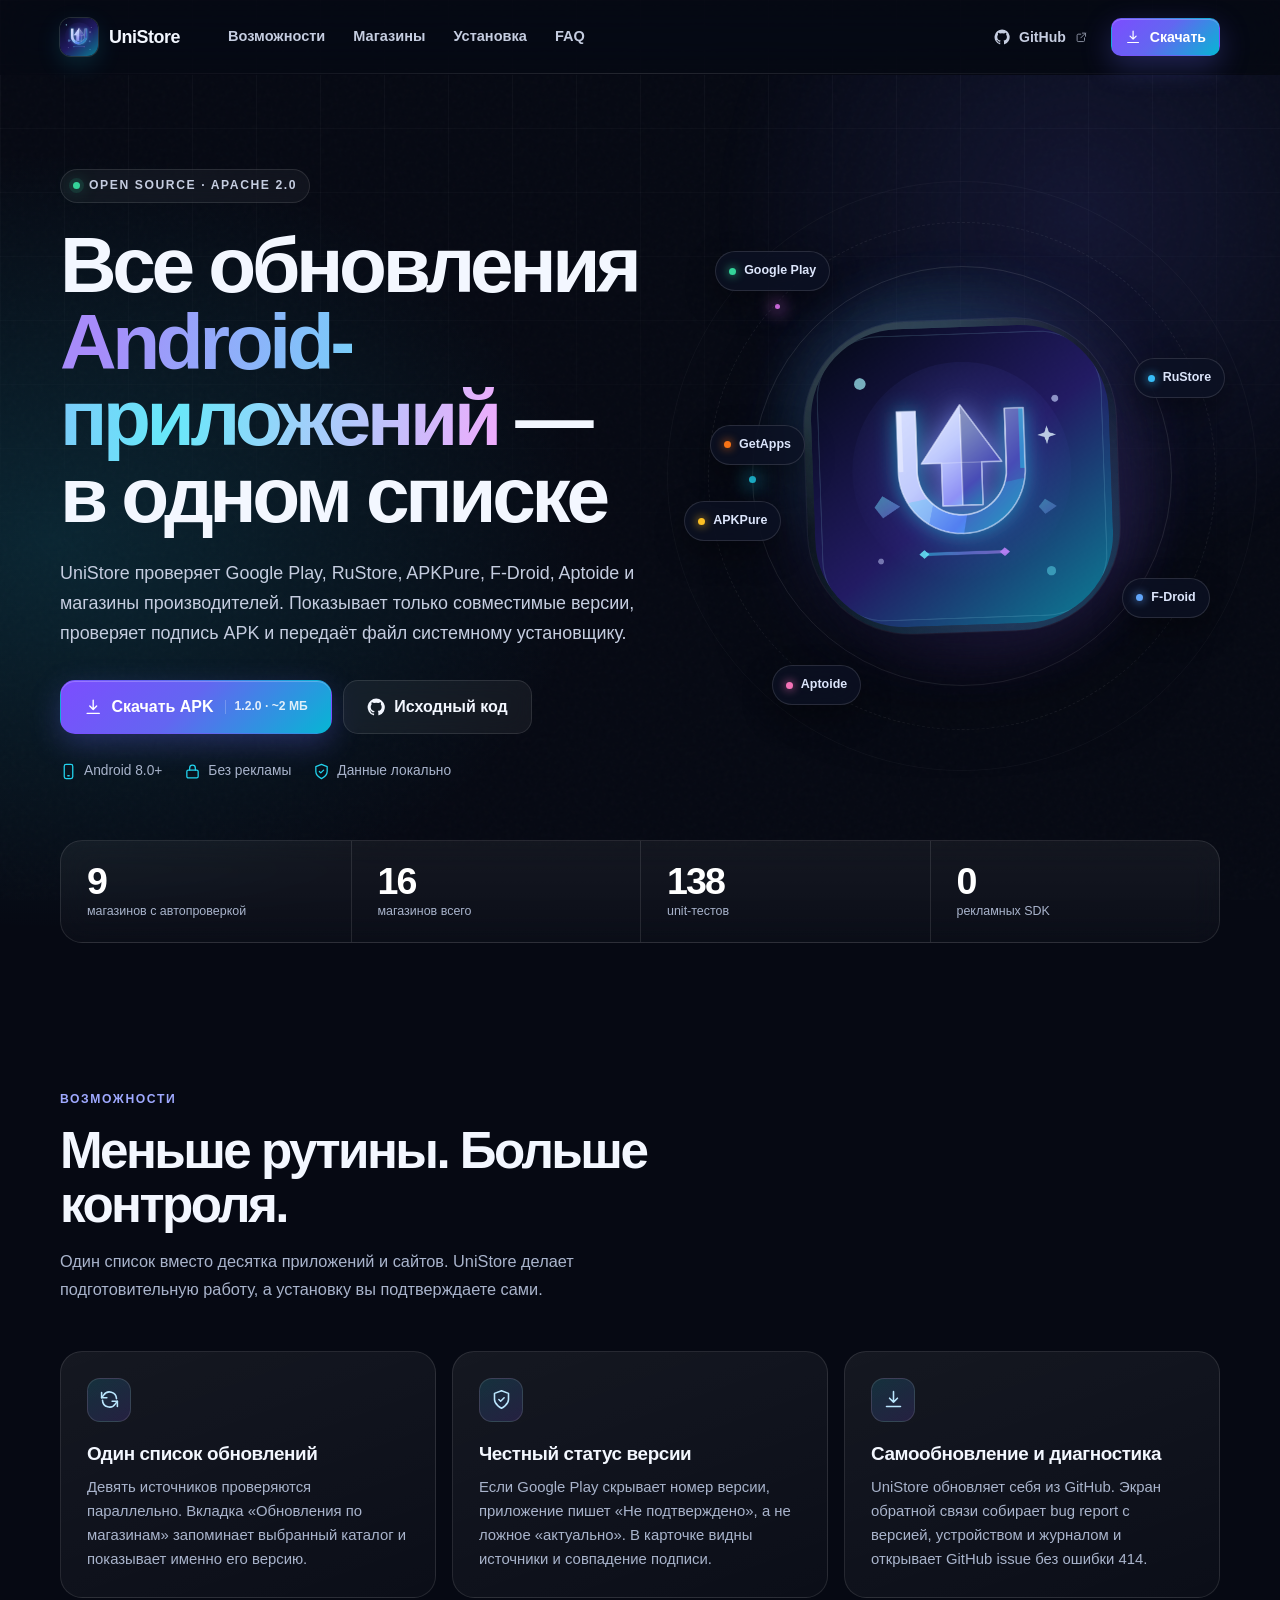
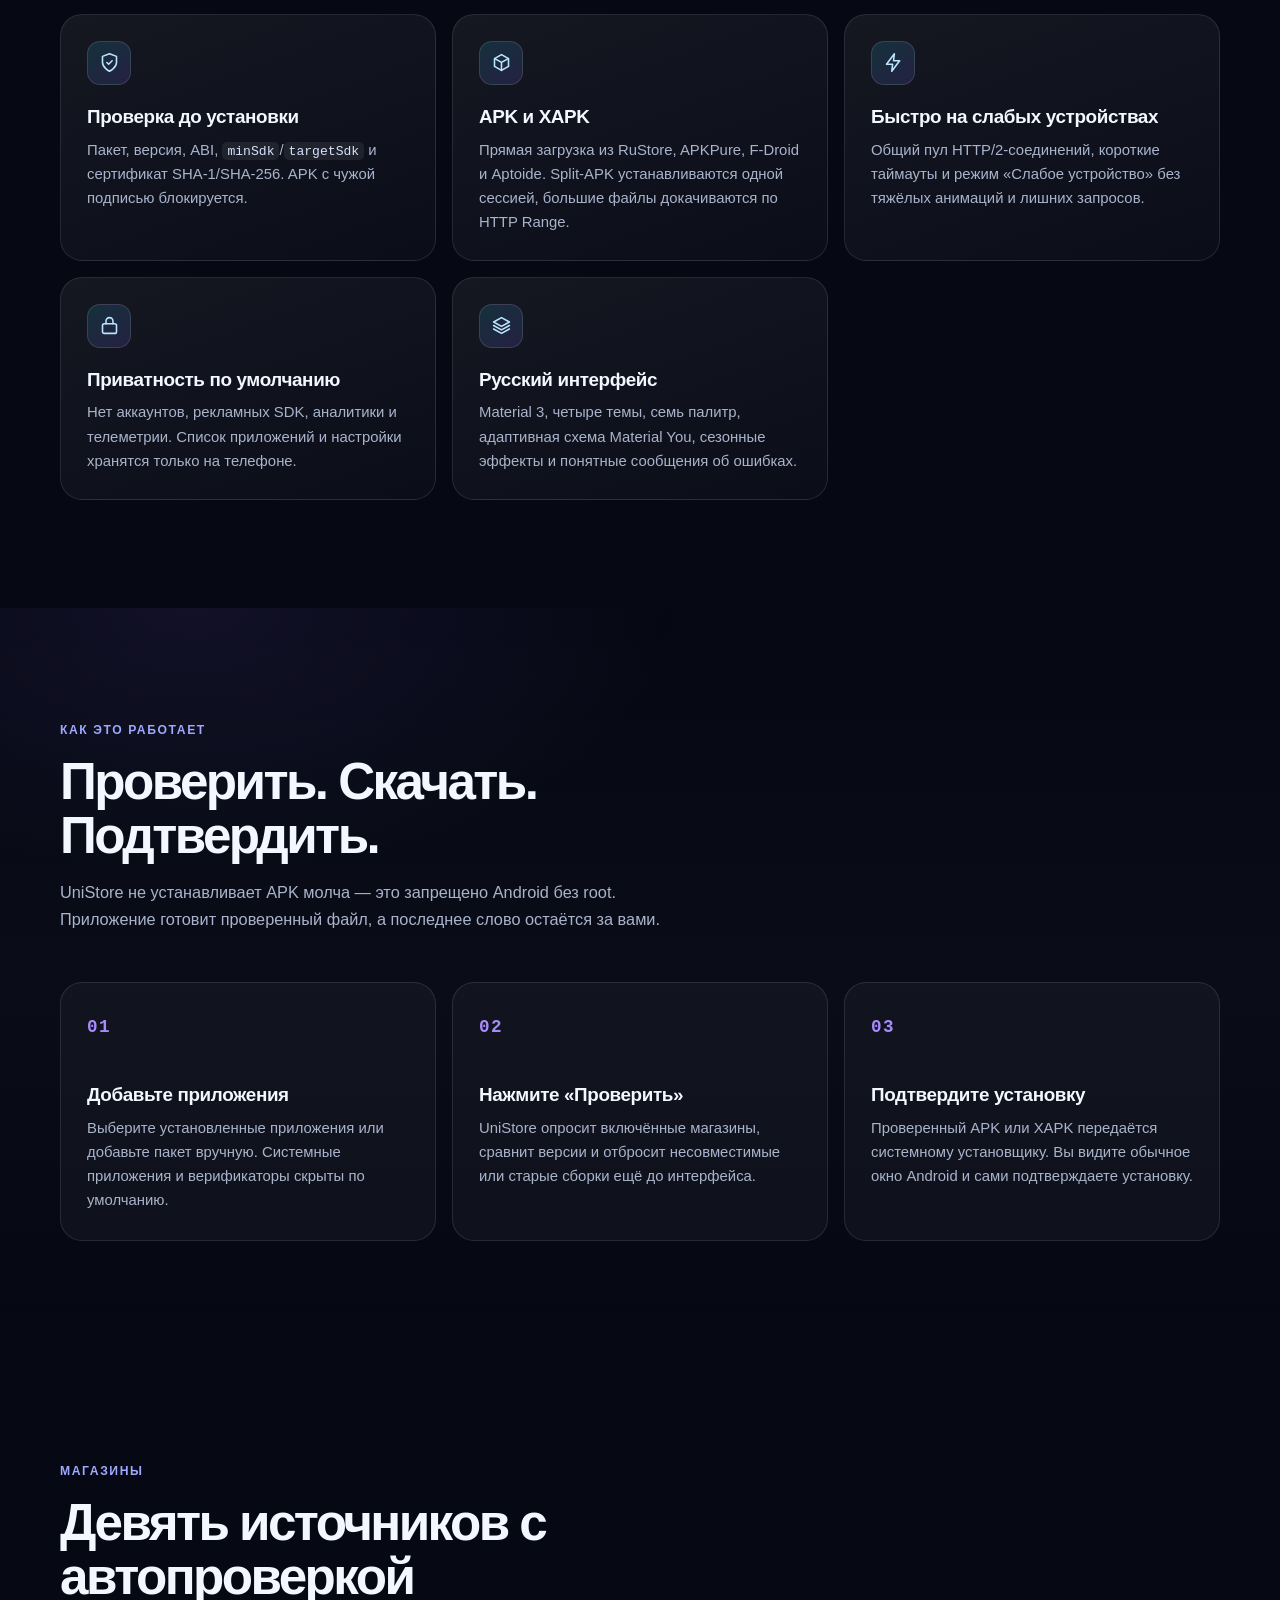
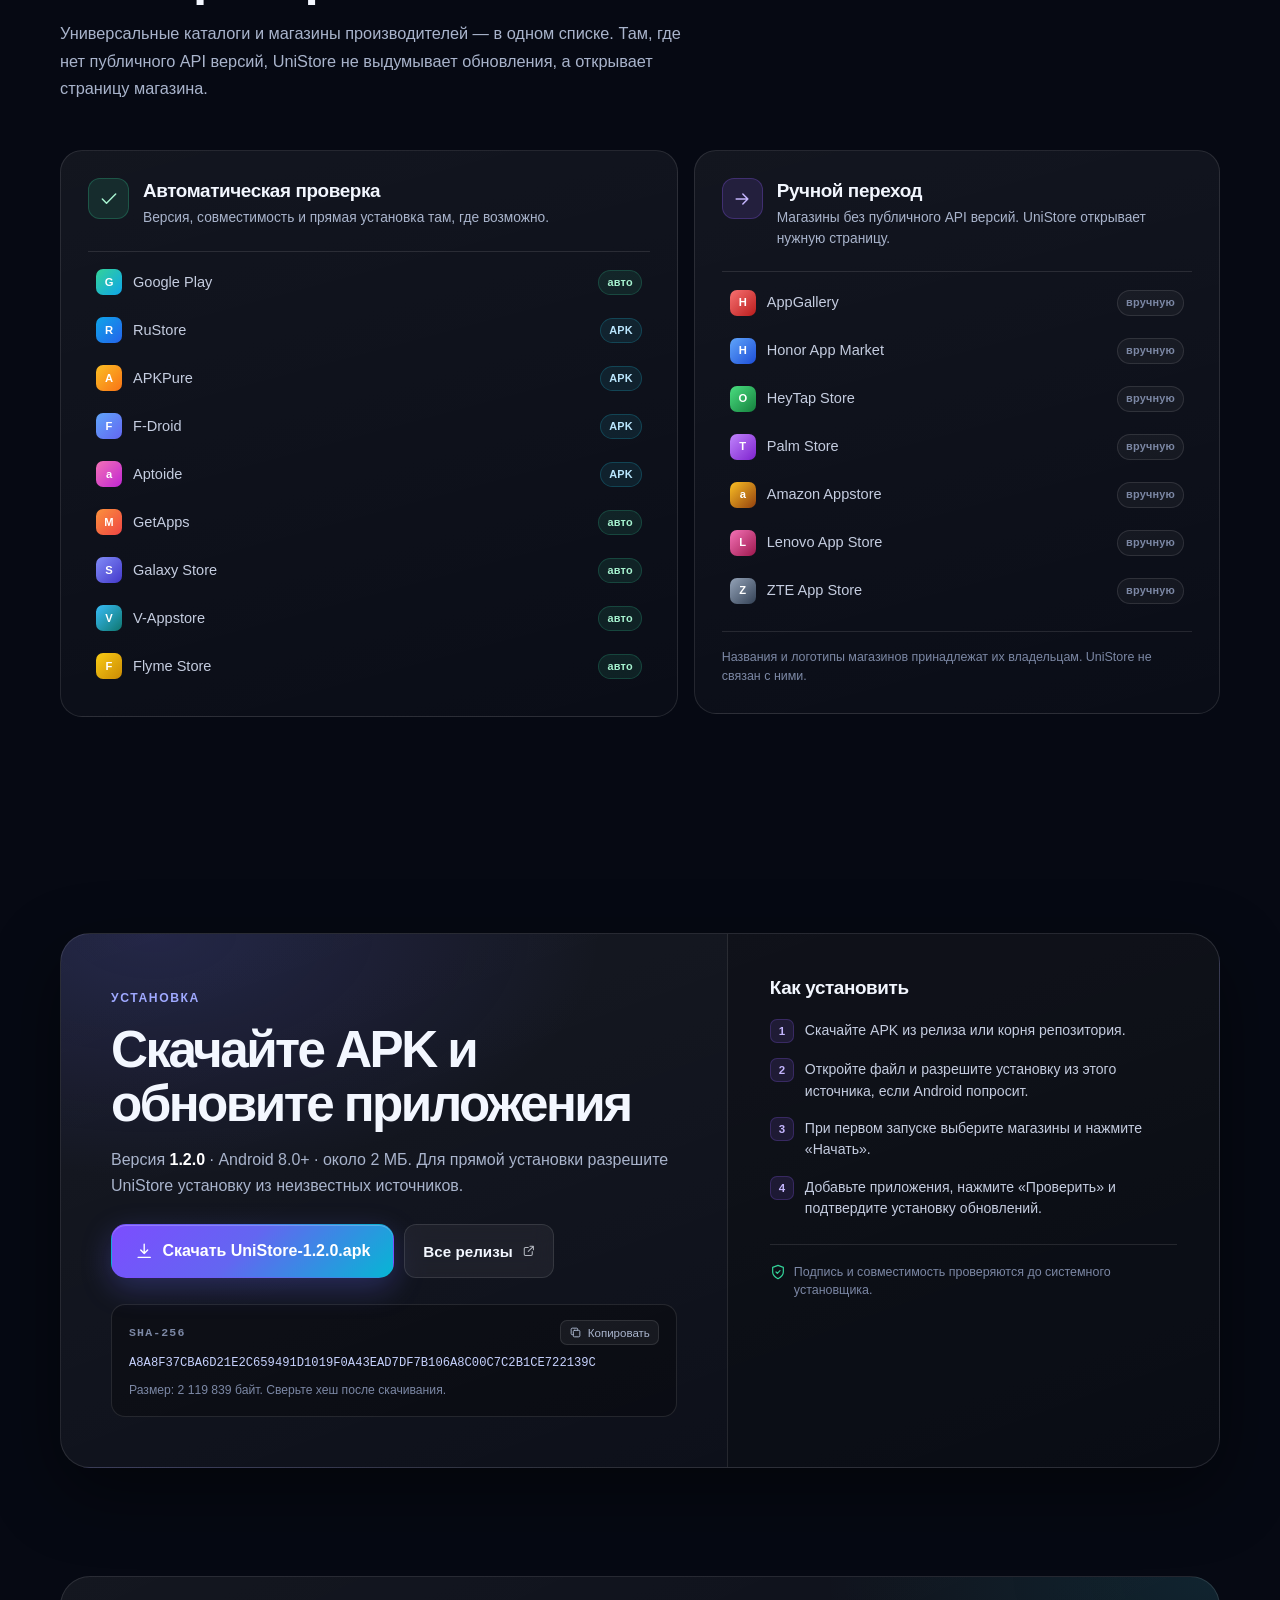
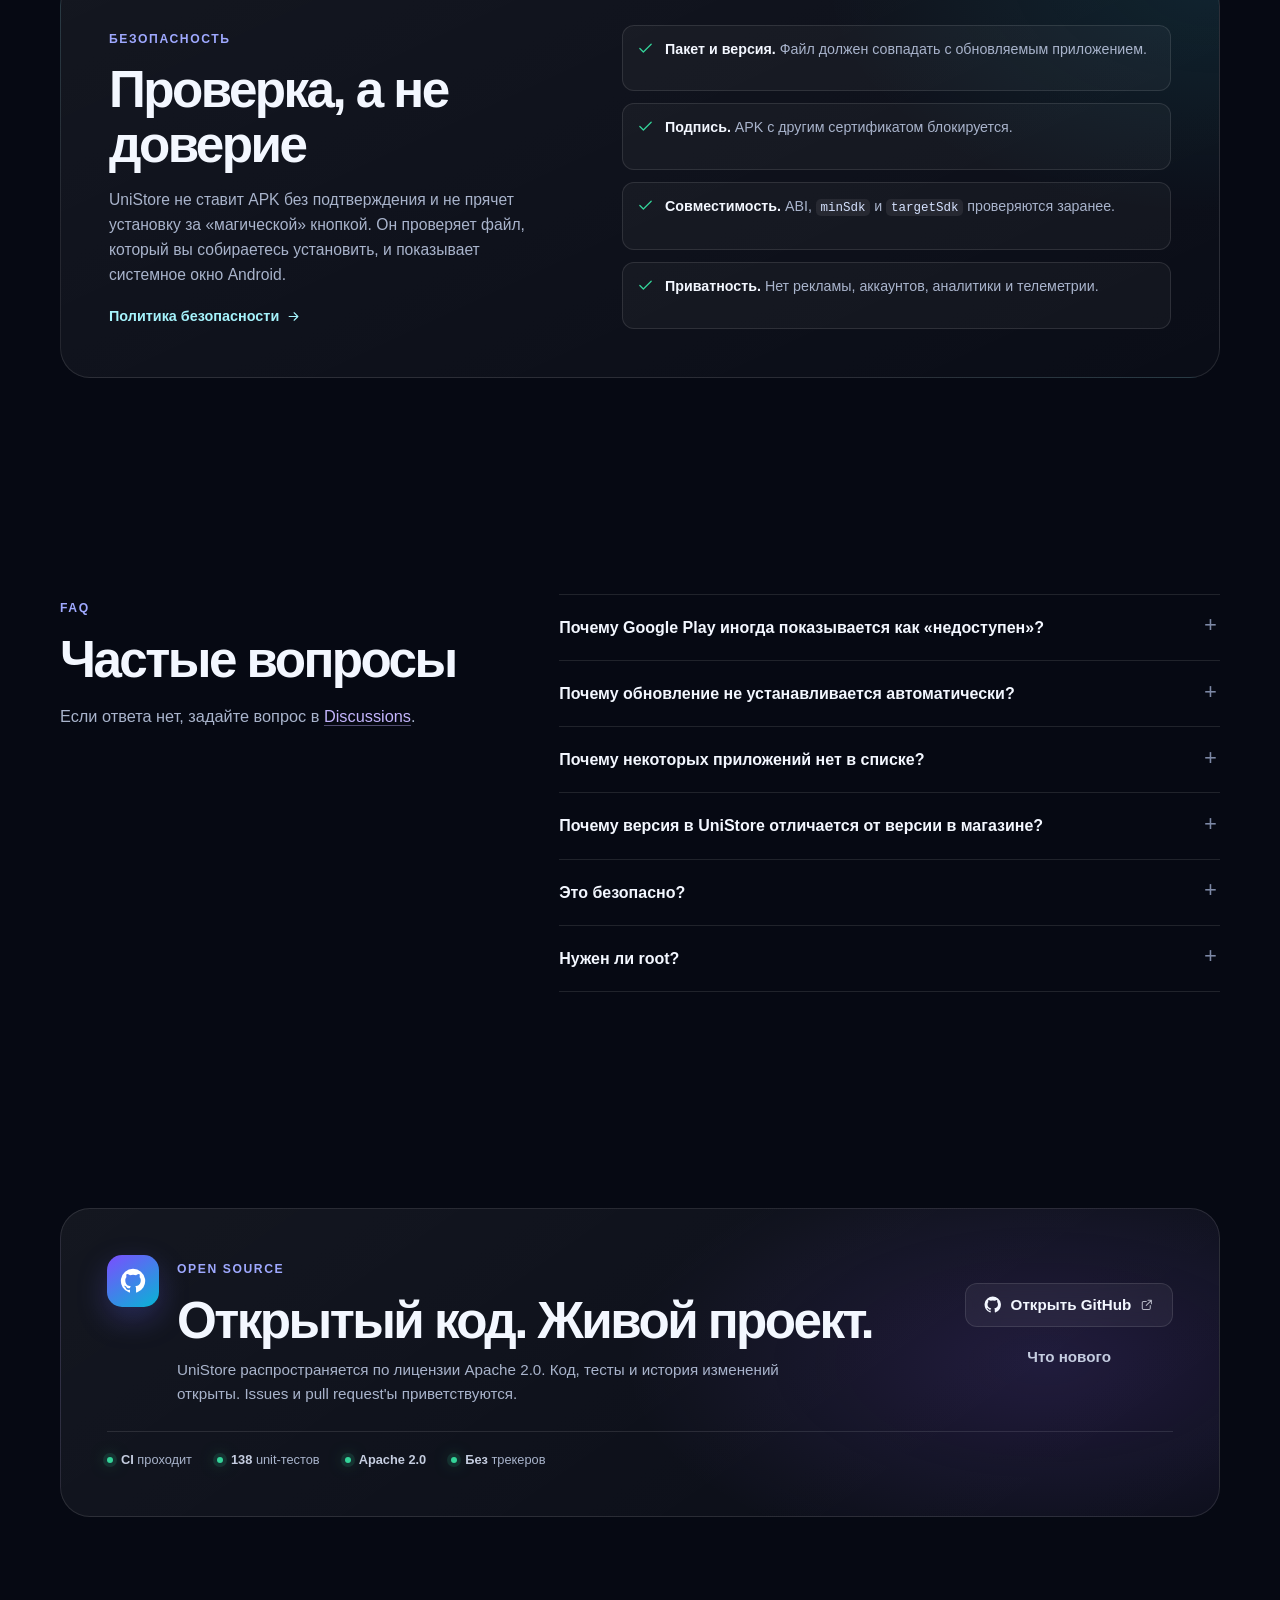
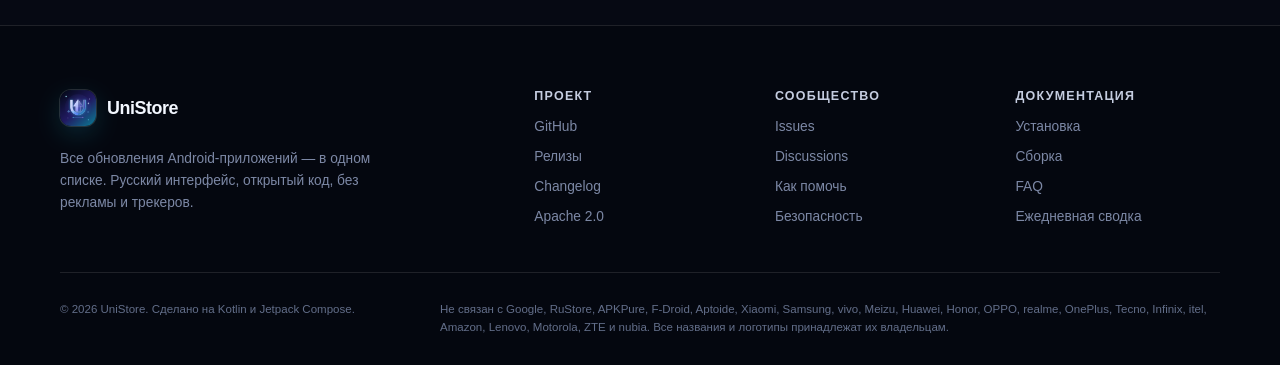
<file: docs/index.html>
<!doctype html>
<html lang="ru">
<head>
  <meta charset="utf-8">
  <meta name="viewport" content="width=device-width, initial-scale=1">
  <title>UniStore — все обновления Android-приложений в одном списке</title>
  <meta name="description" content="UniStore собирает обновления из Google Play, RuStore, APKPure, F-Droid, Aptoide и магазинов производителей. Проверяет совместимость и подпись APK, работает без рекламы и трекеров.">
  <meta name="theme-color" content="#060913">
  <meta name="color-scheme" content="dark">
  <link rel="canonical" href="https://netlapps.github.io/UniStore/">

  <meta property="og:type" content="website">
  <meta property="og:site_name" content="UniStore">
  <meta property="og:locale" content="ru_RU">
  <meta property="og:url" content="https://netlapps.github.io/UniStore/">
  <meta property="og:title" content="UniStore — все обновления Android-приложений в одном списке">
  <meta property="og:description" content="Девять магазинов с автопроверкой, проверка подписи APK, русский интерфейс. Open source, без рекламы и трекеров.">
  <meta property="og:image" content="https://netlapps.github.io/UniStore/assets/og-image.png">
  <meta property="og:image:width" content="1280">
  <meta property="og:image:height" content="640">
  <meta property="og:image:alt" content="UniStore — все обновления Android-приложений в одном списке">
  <meta name="twitter:card" content="summary_large_image">
  <meta name="twitter:title" content="UniStore — все обновления Android-приложений в одном списке">
  <meta name="twitter:description" content="Девять магазинов с автопроверкой, проверка подписи APK, русский интерфейс. Open source, без рекламы и трекеров.">
  <meta name="twitter:image" content="https://netlapps.github.io/UniStore/assets/og-image.png">

  <link rel="icon" type="image/png" sizes="32x32" href="assets/favicon-32.png">
  <link rel="apple-touch-icon" href="assets/apple-touch-icon.png">
  <link rel="preload" as="image" href="assets/logo.png">
  <link rel="stylesheet" href="assets/styles.css">
</head>
<body>
  <a class="skip-link" href="#main">Перейти к содержанию</a>

  <svg class="svg-sprite" aria-hidden="true" focusable="false">
    <symbol id="i-download" viewBox="0 0 24 24">
      <path d="M12 3v12m0 0 4.5-4.5M12 15 7.5 10.5M4 20h16"/>
    </symbol>
    <symbol id="i-github" viewBox="0 0 24 24">
      <path d="M12 .8a11.2 11.2 0 0 0-3.54 21.83c.56.1.77-.24.77-.54v-1.9c-3.12.68-3.78-1.5-3.78-1.5-.51-1.3-1.25-1.65-1.25-1.65-1.02-.7.08-.69.08-.69 1.13.08 1.72 1.16 1.72 1.16 1 1.72 2.63 1.22 3.27.93.1-.72.39-1.22.71-1.5-2.49-.28-5.1-1.24-5.1-5.53 0-1.22.44-2.22 1.15-3-.12-.28-.5-1.42.11-2.96 0 0 .94-.3 3.08 1.15a10.7 10.7 0 0 1 5.6 0c2.14-1.45 3.08-1.15 3.08-1.15.61 1.54.23 2.68.11 2.96.72.78 1.15 1.78 1.15 3 0 4.3-2.62 5.24-5.11 5.52.4.35.76 1.03.76 2.08v3.08c0 .3.2.65.78.54A11.2 11.2 0 0 0 12 .8Z"/>
    </symbol>
    <symbol id="i-check" viewBox="0 0 24 24">
      <path d="m20 6-11 11-5-5"/>
    </symbol>
    <symbol id="i-shield" viewBox="0 0 24 24">
      <path d="M12 22s8-4 8-10V5l-8-3-8 3v7c0 6 8 10 8 10Z"/>
      <path d="m9 12 2 2 4-4"/>
    </symbol>
    <symbol id="i-refresh" viewBox="0 0 24 24">
      <path d="M20 11a8 8 0 0 0-14.7-4L3 10"/>
      <path d="M3 4v6h6"/>
      <path d="M4 13a8 8 0 0 0 14.7 4L21 14"/>
      <path d="M21 20v-6h-6"/>
    </symbol>
    <symbol id="i-package" viewBox="0 0 24 24">
      <path d="m12 3 8 4.5v9L12 21l-8-4.5v-9L12 3Z"/>
      <path d="m4.3 7.6 7.7 4.3 7.7-4.3M12 12v9"/>
    </symbol>
    <symbol id="i-layers" viewBox="0 0 24 24">
      <path d="m12 3 9 5-9 5-9-5 9-5Z"/>
      <path d="m3 12 9 5 9-5M3 16l9 5 9-5"/>
    </symbol>
    <symbol id="i-zap" viewBox="0 0 24 24">
      <path d="M13 2 4 14h7l-1 8 9-12h-7l1-8Z"/>
    </symbol>
    <symbol id="i-lock" viewBox="0 0 24 24">
      <rect x="4" y="10" width="16" height="11" rx="2"/>
      <path d="M8 10V7a4 4 0 0 1 8 0v3"/>
    </symbol>
    <symbol id="i-smartphone" viewBox="0 0 24 24">
      <rect x="6" y="2" width="12" height="20" rx="2.5"/>
      <path d="M11 18h2"/>
    </symbol>
    <symbol id="i-globe" viewBox="0 0 24 24">
      <circle cx="12" cy="12" r="9"/>
      <path d="M3 12h18M12 3c2.7 2.7 4 6 4 9s-1.3 6.3-4 9c-2.7-2.7-4-6-4-9s1.3-6.3 4-9Z"/>
    </symbol>
    <symbol id="i-arrow" viewBox="0 0 24 24">
      <path d="M5 12h14m0 0-6-6m6 6-6 6"/>
    </symbol>
    <symbol id="i-external" viewBox="0 0 24 24">
      <path d="M14 4h6v6M20 4l-9 9"/>
      <path d="M18 13v5a2 2 0 0 1-2 2H6a2 2 0 0 1-2-2V8a2 2 0 0 1 2-2h5"/>
    </symbol>
    <symbol id="i-copy" viewBox="0 0 24 24">
      <rect x="8" y="8" width="12" height="12" rx="2"/>
      <path d="M16 8V6a2 2 0 0 0-2-2H6a2 2 0 0 0-2 2v8a2 2 0 0 0 2 2h2"/>
    </symbol>
    <symbol id="i-menu" viewBox="0 0 24 24">
      <path d="M4 7h16M4 12h16M4 17h16"/>
    </symbol>
    <symbol id="i-close" viewBox="0 0 24 24">
      <path d="m6 6 12 12M18 6 6 18"/>
    </symbol>
    <symbol id="i-spark" viewBox="0 0 24 24">
      <path d="M12 3v4M12 17v4M3 12h4M17 12h4M5.6 5.6l2.8 2.8M15.6 15.6l2.8 2.8M18.4 5.6l-2.8 2.8M8.4 15.6l-2.8 2.8"/>
    </symbol>
  </svg>

  <header class="site-header">
    <div class="container header-inner">
      <a class="brand" href="#top" aria-label="UniStore — на главную">
        <img src="assets/logo.png" width="38" height="38" alt="">
        <span>UniStore</span>
      </a>

      <nav class="nav" id="site-nav" aria-label="Основная навигация">
        <a href="#features">Возможности</a>
        <a href="#stores">Магазины</a>
        <a href="#install">Установка</a>
        <a href="#faq">FAQ</a>
      </nav>

      <div class="header-actions">
        <a class="btn btn-quiet btn-sm desktop-only" href="https://github.com/NetlApps/UniStore" target="_blank" rel="noopener">
          <svg class="icon" aria-hidden="true"><use href="#i-github"/></svg>
          GitHub
          <svg class="icon icon-external" aria-hidden="true"><use href="#i-external"/></svg>
          <span class="sr-only">(откроется в новой вкладке)</span>
        </a>
        <a class="btn btn-primary btn-sm" href="https://github.com/NetlApps/UniStore/releases/download/v1.2.0/UniStore-1.2.0.apk">
          <svg class="icon" aria-hidden="true"><use href="#i-download"/></svg>
          Скачать
        </a>
        <button class="nav-toggle" type="button" aria-expanded="false" aria-controls="site-nav" aria-label="Открыть меню">
          <svg class="icon icon-menu" aria-hidden="true"><use href="#i-menu"/></svg>
          <svg class="icon icon-close" aria-hidden="true"><use href="#i-close"/></svg>
        </button>
      </div>
    </div>
  </header>

  <main id="main">
    <section class="hero" id="top">
      <div class="hero-grid-bg" aria-hidden="true"></div>
      <div class="container hero-grid">
        <div class="hero-copy reveal">
          <p class="eyebrow"><span class="status-dot"></span> Open source · Apache 2.0</p>
          <h1>Все обновления <span class="gradient-text">Android-приложений</span> — в одном списке</h1>
          <p class="lead">UniStore проверяет Google Play, RuStore, APKPure, F-Droid, Aptoide и магазины производителей. Показывает только совместимые версии, проверяет подпись APK и передаёт файл системному установщику.</p>

          <div class="hero-actions">
            <a class="btn btn-primary btn-lg" href="https://github.com/NetlApps/UniStore/releases/download/v1.2.0/UniStore-1.2.0.apk">
              <svg class="icon" aria-hidden="true"><use href="#i-download"/></svg>
              Скачать APK
              <span class="btn-note">1.2.0 · ~2 МБ</span>
            </a>
            <a class="btn btn-secondary btn-lg" href="https://github.com/NetlApps/UniStore" target="_blank" rel="noopener">
              <svg class="icon" aria-hidden="true"><use href="#i-github"/></svg>
              Исходный код
              <span class="sr-only">(откроется в новой вкладке)</span>
            </a>
          </div>

          <ul class="hero-meta" aria-label="Ключевые свойства">
            <li><svg class="icon" aria-hidden="true"><use href="#i-smartphone"/></svg> Android 8.0+</li>
            <li><svg class="icon" aria-hidden="true"><use href="#i-lock"/></svg> Без рекламы</li>
            <li><svg class="icon" aria-hidden="true"><use href="#i-shield"/></svg> Данные локально</li>
          </ul>
        </div>

        <div class="hero-visual reveal" aria-label="Логотип UniStore и поддерживаемые магазины">
          <div class="visual-glow" aria-hidden="true"></div>
          <div class="orbit orbit-1" aria-hidden="true"></div>
          <div class="orbit orbit-2" aria-hidden="true"></div>
          <div class="orbit orbit-3" aria-hidden="true"></div>
          <div class="logo-card">
            <img src="assets/logo.png" width="512" height="512" alt="Логотип UniStore «Кристалл × U»">
          </div>
          <div class="source-cloud" aria-hidden="true">
            <span class="source-pill pill-1"><span class="store-dot dot-play"></span>Google Play</span>
            <span class="source-pill pill-2"><span class="store-dot dot-rustore"></span>RuStore</span>
            <span class="source-pill pill-3"><span class="store-dot dot-apkpure"></span>APKPure</span>
            <span class="source-pill pill-4"><span class="store-dot dot-fdroid"></span>F-Droid</span>
            <span class="source-pill pill-5"><span class="store-dot dot-aptoide"></span>Aptoide</span>
            <span class="source-pill pill-6"><span class="store-dot dot-getapps"></span>GetApps</span>
          </div>
        </div>
      </div>

      <div class="container">
        <dl class="stats-bar reveal">
          <div class="stat">
            <dt>магазинов с автопроверкой</dt>
            <dd>9</dd>
          </div>
          <div class="stat">
            <dt>магазинов всего</dt>
            <dd>16</dd>
          </div>
          <div class="stat">
            <dt>unit-тестов</dt>
            <dd>138</dd>
          </div>
          <div class="stat">
            <dt>рекламных SDK</dt>
            <dd>0</dd>
          </div>
        </dl>
      </div>
    </section>

    <section class="section" id="features">
      <div class="container">
        <div class="section-head reveal">
          <p class="section-label">Возможности</p>
          <h2>Меньше рутины. Больше контроля.</h2>
          <p>Один список вместо десятка приложений и сайтов. UniStore делает подготовительную работу, а установку вы подтверждаете сами.</p>
        </div>

        <div class="feature-grid">
          <article class="feature-card reveal">
            <div class="feature-icon"><svg class="icon" aria-hidden="true"><use href="#i-refresh"/></svg></div>
            <h3>Один список обновлений</h3>
            <p>Девять источников проверяются параллельно. Вкладка «Обновления по магазинам» запоминает выбранный каталог и показывает именно его версию.</p>
          </article>

          <article class="feature-card reveal">
            <div class="feature-icon"><svg class="icon" aria-hidden="true"><use href="#i-shield"/></svg></div>
            <h3>Честный статус версии</h3>
            <p>Если Google Play скрывает номер версии, приложение пишет «Не подтверждено», а не ложное «актуально». В карточке видны источники и совпадение подписи.</p>
          </article>

          <article class="feature-card reveal">
            <div class="feature-icon"><svg class="icon" aria-hidden="true"><use href="#i-download"/></svg></div>
            <h3>Самообновление и диагностика</h3>
            <p>UniStore обновляет себя из GitHub. Экран обратной связи собирает bug report с версией, устройством и журналом и открывает GitHub issue без ошибки 414.</p>
          </article>

          <article class="feature-card reveal">
            <div class="feature-icon"><svg class="icon" aria-hidden="true"><use href="#i-shield"/></svg></div>
            <h3>Проверка до установки</h3>
            <p>Пакет, версия, ABI, <code>minSdk</code>/<code>targetSdk</code> и сертификат SHA-1/SHA-256. APK с чужой подписью блокируется.</p>
          </article>

          <article class="feature-card reveal">
            <div class="feature-icon"><svg class="icon" aria-hidden="true"><use href="#i-package"/></svg></div>
            <h3>APK и XAPK</h3>
            <p>Прямая загрузка из RuStore, APKPure, F-Droid и Aptoide. Split-APK устанавливаются одной сессией, большие файлы докачиваются по HTTP Range.</p>
          </article>

          <article class="feature-card reveal">
            <div class="feature-icon"><svg class="icon" aria-hidden="true"><use href="#i-zap"/></svg></div>
            <h3>Быстро на слабых устройствах</h3>
            <p>Общий пул HTTP/2-соединений, короткие таймауты и режим «Слабое устройство» без тяжёлых анимаций и лишних запросов.</p>
          </article>

          <article class="feature-card reveal">
            <div class="feature-icon"><svg class="icon" aria-hidden="true"><use href="#i-lock"/></svg></div>
            <h3>Приватность по умолчанию</h3>
            <p>Нет аккаунтов, рекламных SDK, аналитики и телеметрии. Список приложений и настройки хранятся только на телефоне.</p>
          </article>

          <article class="feature-card reveal">
            <div class="feature-icon"><svg class="icon" aria-hidden="true"><use href="#i-layers"/></svg></div>
            <h3>Русский интерфейс</h3>
            <p>Material 3, четыре темы, семь палитр, адаптивная схема Material You, сезонные эффекты и понятные сообщения об ошибках.</p>
          </article>
        </div>
      </div>
    </section>

    <section class="section section-split" id="how">
      <div class="container">
        <div class="section-head reveal">
          <p class="section-label">Как это работает</p>
          <h2>Проверить. Скачать. Подтвердить.</h2>
          <p>UniStore не устанавливает APK молча — это запрещено Android без root. Приложение готовит проверенный файл, а последнее слово остаётся за вами.</p>
        </div>

        <ol class="steps">
          <li class="step reveal">
            <span class="step-number">01</span>
            <h3>Добавьте приложения</h3>
            <p>Выберите установленные приложения или добавьте пакет вручную. Системные приложения и верификаторы скрыты по умолчанию.</p>
          </li>
          <li class="step reveal">
            <span class="step-number">02</span>
            <h3>Нажмите «Проверить»</h3>
            <p>UniStore опросит включённые магазины, сравнит версии и отбросит несовместимые или старые сборки ещё до интерфейса.</p>
          </li>
          <li class="step reveal">
            <span class="step-number">03</span>
            <h3>Подтвердите установку</h3>
            <p>Проверенный APK или XAPK передаётся системному установщику. Вы видите обычное окно Android и сами подтверждаете установку.</p>
          </li>
        </ol>
      </div>
    </section>

    <section class="section" id="stores">
      <div class="container">
        <div class="section-head reveal">
          <p class="section-label">Магазины</p>
          <h2>Девять источников с автопроверкой</h2>
          <p>Универсальные каталоги и магазины производителей — в одном списке. Там, где нет публичного API версий, UniStore не выдумывает обновления, а открывает страницу магазина.</p>
        </div>

        <div class="stores-grid">
          <article class="store-panel reveal">
            <div class="store-panel-head">
              <span class="panel-icon panel-icon-green"><svg class="icon" aria-hidden="true"><use href="#i-check"/></svg></span>
              <div>
                <h3>Автоматическая проверка</h3>
                <p>Версия, совместимость и прямая установка там, где возможно.</p>
              </div>
            </div>
            <ul class="store-list">
              <li><span class="store-mark mark-play">G</span><span>Google Play</span><span class="store-status status-auto">авто</span></li>
              <li><span class="store-mark mark-rustore">R</span><span>RuStore</span><span class="store-status status-install">APK</span></li>
              <li><span class="store-mark mark-apkpure">A</span><span>APKPure</span><span class="store-status status-install">APK</span></li>
              <li><span class="store-mark mark-fdroid">F</span><span>F-Droid</span><span class="store-status status-install">APK</span></li>
              <li><span class="store-mark mark-aptoide">a</span><span>Aptoide</span><span class="store-status status-install">APK</span></li>
              <li><span class="store-mark mark-getapps">M</span><span>GetApps</span><span class="store-status status-auto">авто</span></li>
              <li><span class="store-mark mark-galaxy">S</span><span>Galaxy Store</span><span class="store-status status-auto">авто</span></li>
              <li><span class="store-mark mark-vivo">V</span><span>V-Appstore</span><span class="store-status status-auto">авто</span></li>
              <li><span class="store-mark mark-flyme">F</span><span>Flyme Store</span><span class="store-status status-auto">авто</span></li>
            </ul>
          </article>

          <article class="store-panel reveal">
            <div class="store-panel-head">
              <span class="panel-icon panel-icon-violet"><svg class="icon" aria-hidden="true"><use href="#i-arrow"/></svg></span>
              <div>
                <h3>Ручной переход</h3>
                <p>Магазины без публичного API версий. UniStore открывает нужную страницу.</p>
              </div>
            </div>
            <ul class="store-list store-list-manual">
              <li><span class="store-mark mark-huawei">H</span><span>AppGallery</span><span class="store-status status-manual">вручную</span></li>
              <li><span class="store-mark mark-honor">H</span><span>Honor App Market</span><span class="store-status status-manual">вручную</span></li>
              <li><span class="store-mark mark-oppo">O</span><span>HeyTap Store</span><span class="store-status status-manual">вручную</span></li>
              <li><span class="store-mark mark-transsion">T</span><span>Palm Store</span><span class="store-status status-manual">вручную</span></li>
              <li><span class="store-mark mark-amazon">a</span><span>Amazon Appstore</span><span class="store-status status-manual">вручную</span></li>
              <li><span class="store-mark mark-lenovo">L</span><span>Lenovo App Store</span><span class="store-status status-manual">вручную</span></li>
              <li><span class="store-mark mark-zte">Z</span><span>ZTE App Store</span><span class="store-status status-manual">вручную</span></li>
            </ul>
            <p class="store-note">Названия и логотипы магазинов принадлежат их владельцам. UniStore не связан с ними.</p>
          </article>
        </div>
      </div>
    </section>

    <section class="section" id="install">
      <div class="container">
        <div class="install-card reveal">
          <div class="install-main">
            <p class="section-label">Установка</p>
            <h2>Скачайте APK и обновите приложения</h2>
            <p class="install-lead">Версия <strong>1.2.0</strong> · Android 8.0+ · около 2 МБ. Для прямой установки разрешите UniStore установку из неизвестных источников.</p>

            <div class="install-actions">
              <a class="btn btn-primary btn-lg" href="https://github.com/NetlApps/UniStore/releases/download/v1.2.0/UniStore-1.2.0.apk">
                <svg class="icon" aria-hidden="true"><use href="#i-download"/></svg>
                Скачать UniStore-1.2.0.apk
              </a>
              <a class="btn btn-secondary" href="https://github.com/NetlApps/UniStore/releases/latest" target="_blank" rel="noopener">
                Все релизы
                <svg class="icon icon-external" aria-hidden="true"><use href="#i-external"/></svg>
                <span class="sr-only">(откроется в новой вкладке)</span>
              </a>
            </div>

            <div class="checksum">
              <div class="checksum-head">
                <span>SHA-256</span>
                <button class="copy-button" type="button" data-copy="A8A8F37CBA6D21E2C659491D1019F0A43EAD7DF7B106A8C00C7C2B1CE722139C" aria-label="Скопировать SHA-256">
                  <svg class="icon" aria-hidden="true"><use href="#i-copy"/></svg>
                  <span class="copy-label">Копировать</span>
                </button>
              </div>
              <code>A8A8F37CBA6D21E2C659491D1019F0A43EAD7DF7B106A8C00C7C2B1CE722139C</code>
              <p>Размер: 2 119 839 байт. Сверьте хеш после скачивания.</p>
            </div>
          </div>

          <div class="install-side">
            <h3>Как установить</h3>
            <ol class="install-steps">
              <li><span>1</span><p>Скачайте APK из релиза или корня репозитория.</p></li>
              <li><span>2</span><p>Откройте файл и разрешите установку из этого источника, если Android попросит.</p></li>
              <li><span>3</span><p>При первом запуске выберите магазины и нажмите «Начать».</p></li>
              <li><span>4</span><p>Добавьте приложения, нажмите «Проверить» и подтвердите установку обновлений.</p></li>
            </ol>
            <p class="install-note"><svg class="icon" aria-hidden="true"><use href="#i-shield"/></svg> Подпись и совместимость проверяются до системного установщика.</p>
          </div>
        </div>
      </div>
    </section>

    <section class="section section-trust">
      <div class="container">
        <div class="trust-card reveal">
          <div class="trust-copy">
            <p class="section-label">Безопасность</p>
            <h2>Проверка, а не доверие</h2>
            <p>UniStore не ставит APK без подтверждения и не прячет установку за «магической» кнопкой. Он проверяет файл, который вы собираетесь установить, и показывает системное окно Android.</p>
            <a class="text-link" href="https://github.com/NetlApps/UniStore/blob/main/SECURITY.md" target="_blank" rel="noopener">
              Политика безопасности
              <svg class="icon" aria-hidden="true"><use href="#i-arrow"/></svg>
              <span class="sr-only">(откроется в новой вкладке)</span>
            </a>
          </div>
          <ul class="trust-list">
            <li><svg class="icon" aria-hidden="true"><use href="#i-check"/></svg><span><strong>Пакет и версия.</strong> Файл должен совпадать с обновляемым приложением.</span></li>
            <li><svg class="icon" aria-hidden="true"><use href="#i-check"/></svg><span><strong>Подпись.</strong> APK с другим сертификатом блокируется.</span></li>
            <li><svg class="icon" aria-hidden="true"><use href="#i-check"/></svg><span><strong>Совместимость.</strong> ABI, <code>minSdk</code> и <code>targetSdk</code> проверяются заранее.</span></li>
            <li><svg class="icon" aria-hidden="true"><use href="#i-check"/></svg><span><strong>Приватность.</strong> Нет рекламы, аккаунтов, аналитики и телеметрии.</span></li>
          </ul>
        </div>
      </div>
    </section>

    <section class="section" id="faq">
      <div class="container faq-layout">
        <div class="section-head reveal">
          <p class="section-label">FAQ</p>
          <h2>Частые вопросы</h2>
          <p>Если ответа нет, задайте вопрос в <a href="https://github.com/NetlApps/UniStore/discussions" target="_blank" rel="noopener">Discussions</a>.</p>
        </div>

        <div class="faq-list reveal">
          <details>
            <summary>Почему Google Play иногда показывается как «недоступен»?</summary>
            <p>Google Play не отдаёт версии через публичный API, поэтому UniStore запрашивает компактный RPC <code>batchexecute</code> — те же данные, что и на странице, но около 15 КБ. Запрос идёт через <code>www.google.com</code> с подменой <code>Host</code>, затем через <code>www.google.co.uk</code> и напрямую; DNS при сбое оператора разрешается через DNS-over-HTTPS. VPN для этого не требуется. Красный кружок означает, что конкретный маршрут не ответил; повторите проверку позже.</p>
          </details>
          <details>
            <summary>Почему обновление не устанавливается автоматически?</summary>
            <p>Android запрещает тихую установку APK без root. UniStore скачивает и проверяет файл, после чего открывает системный установщик. Установку подтверждает пользователь — это требование безопасности ОС.</p>
          </details>
          <details>
            <summary>Почему некоторых приложений нет в списке?</summary>
            <p>По умолчанию скрыты системные приложения, фоновые компоненты без MAIN-активности, верификаторы и известные предустановки производителей. Проверку системных приложений можно включить в настройках.</p>
          </details>
          <details>
            <summary>Почему версия в UniStore отличается от версии в магазине?</summary>
            <p>Магазины могут публиковать разные сборки для регионов, архитектур и каналов обновления. UniStore показывает версию из конкретного источника и проверяет её совместимость с телефоном. Если версия не подходит по ABI или <code>targetSdk</code>, она скрывается.</p>
          </details>
          <details>
            <summary>Это безопасно?</summary>
            <p>UniStore проверяет пакет, версию и сертификат APK до установки и блокирует файлы с чужой подписью. В проекте нет рекламных и аналитических SDK. Скачанные файлы удаляются из кэша после установки или отмены.</p>
          </details>
          <details>
            <summary>Нужен ли root?</summary>
            <p>Нет. UniStore работает без root: он находит и проверяет обновления, скачивает APK/XAPK и передаёт файл системному установщику Android.</p>
          </details>
        </div>
      </div>
    </section>

    <section class="section" id="community">
      <div class="container">
        <div class="community-card reveal">
          <div class="community-main">
            <div class="community-icon"><svg class="icon" aria-hidden="true"><use href="#i-github"/></svg></div>
            <div>
              <p class="section-label">Open source</p>
              <h2>Открытый код. Живой проект.</h2>
              <p>UniStore распространяется по лицензии Apache 2.0. Код, тесты и история изменений открыты. Issues и pull request'ы приветствуются.</p>
            </div>
          </div>
          <div class="community-actions">
            <a class="btn btn-secondary" href="https://github.com/NetlApps/UniStore" target="_blank" rel="noopener">
              <svg class="icon" aria-hidden="true"><use href="#i-github"/></svg>
              Открыть GitHub
              <svg class="icon icon-external" aria-hidden="true"><use href="#i-external"/></svg>
              <span class="sr-only">(откроется в новой вкладке)</span>
            </a>
            <a class="btn btn-quiet" href="https://github.com/NetlApps/UniStore/blob/main/CHANGELOG.md" target="_blank" rel="noopener">
              Что нового
              <span class="sr-only">(откроется в новой вкладке)</span>
            </a>
          </div>
          <ul class="community-stats">
            <li><span class="status-dot"></span><span><strong>CI</strong> проходит</span></li>
            <li><span class="status-dot"></span><span><strong>138</strong> unit-тестов</span></li>
            <li><span class="status-dot"></span><span><strong>Apache 2.0</strong></span></li>
            <li><span class="status-dot"></span><span><strong>Без</strong> трекеров</span></li>
          </ul>
        </div>
      </div>
    </section>
  </main>

  <footer class="site-footer">
    <div class="container footer-grid">
      <div class="footer-brand">
        <a class="brand" href="#top" aria-label="UniStore — на главную">
          <img src="assets/logo.png" width="36" height="36" alt="">
          <span>UniStore</span>
        </a>
        <p>Все обновления Android-приложений — в одном списке. Русский интерфейс, открытый код, без рекламы и трекеров.</p>
      </div>

      <nav class="footer-col" aria-label="Проект">
        <h2>Проект</h2>
        <a href="https://github.com/NetlApps/UniStore" target="_blank" rel="noopener">GitHub</a>
        <a href="https://github.com/NetlApps/UniStore/releases" target="_blank" rel="noopener">Релизы</a>
        <a href="https://github.com/NetlApps/UniStore/blob/main/CHANGELOG.md" target="_blank" rel="noopener">Changelog</a>
        <a href="https://github.com/NetlApps/UniStore/blob/main/LICENSE" target="_blank" rel="noopener">Apache 2.0</a>
      </nav>

      <nav class="footer-col" aria-label="Сообщество">
        <h2>Сообщество</h2>
        <a href="https://github.com/NetlApps/UniStore/issues" target="_blank" rel="noopener">Issues</a>
        <a href="https://github.com/NetlApps/UniStore/discussions" target="_blank" rel="noopener">Discussions</a>
        <a href="https://github.com/NetlApps/UniStore/blob/main/CONTRIBUTING.md" target="_blank" rel="noopener">Как помочь</a>
        <a href="https://github.com/NetlApps/UniStore/blob/main/SECURITY.md" target="_blank" rel="noopener">Безопасность</a>
      </nav>

      <nav class="footer-col" aria-label="Документация">
        <h2>Документация</h2>
        <a href="https://github.com/NetlApps/UniStore#установка" target="_blank" rel="noopener">Установка</a>
        <a href="https://github.com/NetlApps/UniStore#сборка" target="_blank" rel="noopener">Сборка</a>
        <a href="https://github.com/NetlApps/UniStore#faq" target="_blank" rel="noopener">FAQ</a>
        <a href="https://github.com/NetlApps/UniStore/issues/1" target="_blank" rel="noopener">Ежедневная сводка</a>
      </nav>
    </div>

    <div class="container footer-bottom">
      <p>© <span id="year">2026</span> UniStore. Сделано на Kotlin и Jetpack Compose.</p>
      <p>Не связан с Google, RuStore, APKPure, F-Droid, Aptoide, Xiaomi, Samsung, vivo, Meizu, Huawei, Honor, OPPO, realme, OnePlus, Tecno, Infinix, itel, Amazon, Lenovo, Motorola, ZTE и nubia. Все названия и логотипы принадлежат их владельцам.</p>
    </div>
  </footer>

  <div class="sr-only" id="copy-status" aria-live="polite"></div>

  <script src="assets/site.js" defer></script>
</body>
</html>
</file>
<file: docs/assets/styles.css>
:root {
  --bg: #060913;
  --bg-elevated: #0a1020;
  --surface: rgba(255, 255, 255, 0.045);
  --surface-strong: rgba(255, 255, 255, 0.075);
  --border: rgba(255, 255, 255, 0.105);
  --border-strong: rgba(255, 255, 255, 0.18);
  --text: #f3f7ff;
  --muted: #a9b4cc;
  --muted-strong: #c5cde0;
  --dim: #7c88a5;
  --violet: #8b5cf6;
  --cyan: #22d3ee;
  --pink: #e879f9;
  --green: #34d399;
  --amber: #fbbf24;
  --radius-sm: 14px;
  --radius: 22px;
  --radius-lg: 30px;
  --max: 1160px;
  --header-h: 74px;
  --font: -apple-system, BlinkMacSystemFont, "Segoe UI", Roboto, "Helvetica Neue", Arial, "Noto Sans", sans-serif;
  --mono: "Cascadia Code", "SFMono-Regular", Consolas, "Liberation Mono", monospace;
  --shadow: 0 24px 70px rgba(0, 0, 0, 0.45);
}

*,
*::before,
*::after {
  box-sizing: border-box;
}

html {
  scroll-behavior: smooth;
  scroll-padding-top: calc(var(--header-h) + 24px);
}

body {
  margin: 0;
  min-width: 320px;
  color: var(--text);
  background:
    radial-gradient(1100px 700px at 82% -8%, rgba(124, 92, 246, 0.28), transparent 64%),
    radial-gradient(900px 650px at 4% 8%, rgba(34, 211, 238, 0.14), transparent 60%),
    radial-gradient(900px 700px at 50% 110%, rgba(232, 121, 249, 0.1), transparent 62%),
    var(--bg);
  font-family: var(--font);
  font-size: 16px;
  line-height: 1.6;
  -webkit-font-smoothing: antialiased;
  text-rendering: optimizeLegibility;
}

body::before {
  content: "";
  position: fixed;
  inset: 0;
  z-index: -2;
  pointer-events: none;
  background-image:
    linear-gradient(rgba(255, 255, 255, 0.035) 1px, transparent 1px),
    linear-gradient(90deg, rgba(255, 255, 255, 0.035) 1px, transparent 1px);
  background-size: 64px 64px;
  mask-image: linear-gradient(to bottom, black, transparent 72%);
  -webkit-mask-image: linear-gradient(to bottom, black, transparent 72%);
}

body::after {
  content: "";
  position: fixed;
  inset: 0;
  z-index: -1;
  pointer-events: none;
  opacity: 0.4;
  background-image: url("data:image/svg+xml,%3Csvg viewBox='0 0 220 220' xmlns='http://www.w3.org/2000/svg'%3E%3Cfilter id='n'%3E%3CfeTurbulence type='fractalNoise' baseFrequency='.9' numOctaves='3' stitchTiles='stitch'/%3E%3C/filter%3E%3Crect width='100%25' height='100%25' filter='url(%23n)' opacity='.055'/%3E%3C/svg%3E");
}

::selection {
  color: #fff;
  background: rgba(139, 92, 246, 0.6);
}

img,
svg {
  display: block;
}

img {
  max-width: 100%;
  height: auto;
}

a {
  color: inherit;
  text-decoration: none;
}

a,
button,
summary {
  -webkit-tap-highlight-color: transparent;
}

a:focus-visible,
button:focus-visible,
summary:focus-visible {
  outline: 2px solid var(--cyan);
  outline-offset: 3px;
  border-radius: 6px;
}

h1,
h2,
h3,
p,
dl,
dd,
ul,
ol {
  margin: 0;
}

h1,
h2,
h3 {
  font-weight: 750;
  letter-spacing: -0.035em;
}

h1 {
  font-size: clamp(2.6rem, 6.2vw, 4.9rem);
  line-height: 0.98;
  letter-spacing: -0.055em;
}

h2 {
  font-size: clamp(2rem, 4vw, 3.25rem);
  line-height: 1.06;
  letter-spacing: -0.05em;
}

h3 {
  font-size: 1.18rem;
  line-height: 1.25;
  letter-spacing: -0.02em;
}

p {
  color: var(--muted);
}

code {
  font-family: var(--mono);
  font-size: 0.88em;
  color: #d6e2ff;
  background: rgba(255, 255, 255, 0.07);
  padding: 0.12em 0.38em;
  border-radius: 5px;
}

.container {
  width: min(var(--max), calc(100% - 48px));
  margin-inline: auto;
}

.svg-sprite {
  position: absolute;
  width: 0;
  height: 0;
  overflow: hidden;
}

.sr-only {
  position: absolute;
  width: 1px;
  height: 1px;
  padding: 0;
  margin: -1px;
  overflow: hidden;
  clip: rect(0, 0, 0, 0);
  white-space: nowrap;
  border: 0;
}

.skip-link {
  position: fixed;
  top: 12px;
  left: 12px;
  z-index: 100;
  padding: 10px 14px;
  color: #fff;
  background: var(--violet);
  border-radius: 8px;
  transform: translateY(-160%);
  transition: transform 0.2s ease;
}

.skip-link:focus {
  transform: translateY(0);
}

.icon {
  width: 1.15em;
  height: 1.15em;
  flex: 0 0 auto;
  fill: none;
  stroke: currentColor;
  stroke-width: 1.8;
  stroke-linecap: round;
  stroke-linejoin: round;
}

.icon-external {
  width: 0.9em;
  height: 0.9em;
  opacity: 0.7;
}

#i-github path {
  fill: currentColor;
  stroke: none;
}

/* Header */

.site-header {
  position: sticky;
  top: 0;
  z-index: 50;
  border-bottom: 1px solid transparent;
  background: rgba(6, 9, 19, 0.7);
  backdrop-filter: blur(18px) saturate(140%);
  -webkit-backdrop-filter: blur(18px) saturate(140%);
}

.site-header::after {
  content: "";
  position: absolute;
  inset: auto 0 0;
  height: 1px;
  background: linear-gradient(90deg, transparent, rgba(255, 255, 255, 0.12), transparent);
}

.header-inner {
  display: flex;
  align-items: center;
  gap: 28px;
  min-height: var(--header-h);
}

.brand {
  display: inline-flex;
  align-items: center;
  gap: 11px;
  font-weight: 750;
  font-size: 1.12rem;
  letter-spacing: -0.025em;
  flex: 0 0 auto;
}

.brand img {
  width: 38px;
  height: 38px;
  border-radius: 11px;
  box-shadow: 0 0 0 1px rgba(255, 255, 255, 0.13), 0 8px 24px rgba(34, 211, 238, 0.16);
}

.nav {
  display: flex;
  align-items: center;
  gap: 4px;
  margin-left: 8px;
}

.nav a {
  padding: 8px 12px;
  border-radius: 9px;
  color: var(--muted-strong);
  font-size: 0.91rem;
  font-weight: 550;
  transition: color 0.18s ease, background 0.18s ease;
}

.nav a:hover {
  color: #fff;
  background: rgba(255, 255, 255, 0.06);
}

.header-actions {
  display: flex;
  align-items: center;
  gap: 9px;
  margin-left: auto;
}

.nav-toggle {
  display: none;
  width: 40px;
  height: 40px;
  align-items: center;
  justify-content: center;
  color: var(--text);
  background: var(--surface);
  border: 1px solid var(--border);
  border-radius: 11px;
  cursor: pointer;
}

.nav-toggle .icon {
  width: 20px;
  height: 20px;
}

.nav-toggle .icon-close,
.nav-toggle[aria-expanded="true"] .icon-menu {
  display: none;
}

.nav-toggle[aria-expanded="true"] .icon-close {
  display: block;
}

/* Buttons */

.btn {
  display: inline-flex;
  align-items: center;
  justify-content: center;
  gap: 9px;
  min-height: 44px;
  padding: 10px 18px;
  border: 1px solid transparent;
  border-radius: 12px;
  font-family: inherit;
  font-size: 0.95rem;
  font-weight: 650;
  line-height: 1.15;
  text-align: center;
  cursor: pointer;
  transition: transform 0.18s ease, box-shadow 0.18s ease, background 0.18s ease, border-color 0.18s ease;
}

.btn:hover {
  transform: translateY(-1px);
}

.btn:active {
  transform: translateY(0);
}

.btn-sm {
  min-height: 38px;
  padding: 8px 13px;
  border-radius: 10px;
  font-size: 0.88rem;
}

.btn-lg {
  min-height: 54px;
  padding: 13px 23px;
  border-radius: 15px;
  font-size: 1rem;
}

.btn-primary {
  color: #fff;
  background: linear-gradient(135deg, #7c4dff 0%, #6366f1 46%, #06b6d4 100%);
  box-shadow: 0 10px 30px rgba(99, 102, 241, 0.3), inset 0 1px 0 rgba(255, 255, 255, 0.22);
}

.btn-primary:hover {
  box-shadow: 0 13px 38px rgba(99, 102, 241, 0.45), inset 0 1px 0 rgba(255, 255, 255, 0.28);
}

.btn-secondary {
  color: var(--text);
  background: rgba(255, 255, 255, 0.055);
  border-color: var(--border);
  backdrop-filter: blur(10px);
}

.btn-secondary:hover {
  background: rgba(255, 255, 255, 0.09);
  border-color: var(--border-strong);
}

.btn-quiet {
  color: var(--muted-strong);
  background: transparent;
  border-color: transparent;
}

.btn-quiet:hover {
  color: #fff;
  background: rgba(255, 255, 255, 0.055);
}

.btn-note {
  padding-left: 9px;
  margin-left: 2px;
  border-left: 1px solid rgba(255, 255, 255, 0.26);
  font-size: 0.76rem;
  font-weight: 550;
  opacity: 0.85;
}

/* Hero */

.hero {
  position: relative;
  padding: clamp(54px, 8vw, 94px) 0 34px;
  overflow: clip;
}

.hero-grid-bg {
  position: absolute;
  top: -240px;
  right: -180px;
  width: 760px;
  height: 760px;
  pointer-events: none;
  background: radial-gradient(circle, rgba(99, 102, 241, 0.14), transparent 68%);
  filter: blur(8px);
}

.hero-grid {
  position: relative;
  display: grid;
  grid-template-columns: minmax(0, 1.06fr) minmax(380px, 0.94fr);
  gap: clamp(28px, 5vw, 64px);
  align-items: center;
}

.eyebrow,
.section-label {
  display: inline-flex;
  align-items: center;
  gap: 9px;
  color: var(--muted-strong);
  font-size: 0.76rem;
  font-weight: 700;
  letter-spacing: 0.13em;
  line-height: 1.3;
  text-transform: uppercase;
}

.eyebrow {
  padding: 8px 12px;
  margin-bottom: 24px;
  background: rgba(255, 255, 255, 0.045);
  border: 1px solid var(--border);
  border-radius: 999px;
  backdrop-filter: blur(10px);
}

.status-dot {
  display: inline-block;
  width: 7px;
  height: 7px;
  flex: 0 0 auto;
  border-radius: 50%;
  background: var(--green);
  box-shadow: 0 0 0 4px rgba(52, 211, 153, 0.12), 0 0 16px rgba(52, 211, 153, 0.7);
}

.gradient-text {
  color: transparent;
  background: linear-gradient(100deg, #a78bfa 6%, #67e8f9 55%, #f0abfc 100%);
  -webkit-background-clip: text;
  background-clip: text;
}

.lead {
  max-width: 610px;
  margin-top: 24px;
  color: var(--muted-strong);
  font-size: clamp(1rem, 1.4vw, 1.12rem);
  line-height: 1.68;
}

.hero-actions {
  display: flex;
  flex-wrap: wrap;
  gap: 11px;
  margin-top: 32px;
}

.hero-meta {
  display: flex;
  flex-wrap: wrap;
  gap: 9px 22px;
  padding: 0;
  margin-top: 26px;
  color: var(--muted);
  font-size: 0.86rem;
  list-style: none;
}

.hero-meta li {
  display: inline-flex;
  align-items: center;
  gap: 7px;
}

.hero-meta .icon {
  width: 17px;
  height: 17px;
  color: var(--cyan);
}

/* Hero visual */

.hero-visual {
  position: relative;
  display: grid;
  place-items: center;
  min-height: 510px;
  isolation: isolate;
}

.visual-glow {
  position: absolute;
  width: 75%;
  aspect-ratio: 1;
  border-radius: 50%;
  background:
    radial-gradient(circle at 38% 34%, rgba(34, 211, 238, 0.35), transparent 52%),
    radial-gradient(circle at 65% 68%, rgba(139, 92, 246, 0.42), transparent 55%),
    radial-gradient(circle at 50% 50%, rgba(232, 121, 249, 0.12), transparent 64%);
  filter: blur(24px);
  opacity: 0.72;
}

.orbit {
  position: absolute;
  border-radius: 50%;
  border: 1px solid rgba(255, 255, 255, 0.1);
  pointer-events: none;
}

.orbit::before {
  content: "";
  position: absolute;
  top: 50%;
  left: -4px;
  width: 7px;
  height: 7px;
  border-radius: 50%;
  background: var(--cyan);
  box-shadow: 0 0 18px 4px rgba(34, 211, 238, 0.55);
}

.orbit-1 {
  width: min(420px, 82vw);
  height: min(420px, 82vw);
  animation: spin 38s linear infinite;
}

.orbit-2 {
  width: min(508px, 95vw);
  height: min(508px, 95vw);
  border-color: rgba(255, 255, 255, 0.065);
  border-style: dashed;
  animation: spin-reverse 52s linear infinite;
}

.orbit-2::before {
  top: 16%;
  left: 13%;
  width: 5px;
  height: 5px;
  background: var(--pink);
  box-shadow: 0 0 16px 4px rgba(232, 121, 249, 0.55);
}

.orbit-3 {
  width: min(590px, 106vw);
  height: min(590px, 106vw);
  border-color: rgba(255, 255, 255, 0.035);
}

.orbit-3::before {
  display: none;
}

.logo-card {
  position: relative;
  z-index: 2;
  width: min(312px, 64vw);
  aspect-ratio: 1;
  padding: 7px;
  background: linear-gradient(150deg, rgba(255, 255, 255, 0.18), rgba(255, 255, 255, 0.02) 42%, rgba(34, 211, 238, 0.22));
  border-radius: 33%;
  box-shadow:
    0 38px 90px rgba(0, 0, 0, 0.54),
    0 0 0 1px rgba(255, 255, 255, 0.08),
    0 0 80px rgba(99, 102, 241, 0.24);
  transform: rotate(-2deg);
}

.logo-card img {
  width: 100%;
  height: 100%;
  border-radius: 30%;
}

.source-cloud {
  position: absolute;
  inset: 0;
  z-index: 3;
  pointer-events: none;
}

.source-pill {
  position: absolute;
  display: inline-flex;
  align-items: center;
  gap: 8px;
  padding: 9px 13px;
  color: #dce5fb;
  background: rgba(12, 18, 36, 0.76);
  border: 1px solid rgba(255, 255, 255, 0.12);
  border-radius: 999px;
  box-shadow: 0 12px 30px rgba(0, 0, 0, 0.35);
  backdrop-filter: blur(14px);
  font-size: 0.78rem;
  font-weight: 600;
  white-space: nowrap;
  animation: float 6.5s ease-in-out infinite;
}

.pill-1 { top: 6%; left: 2%; animation-delay: -0.4s; }
.pill-2 { top: 27%; right: -1%; animation-delay: -2.1s; }
.pill-3 { top: 55%; left: -4%; animation-delay: -3.7s; }
.pill-4 { top: 70%; right: 2%; animation-delay: -1.2s; }
.pill-5 { bottom: 5%; left: 13%; animation-delay: -4.9s; }
.pill-6 { top: 40%; left: 1%; animation-delay: -5.6s; }

.store-dot {
  width: 7px;
  height: 7px;
  flex: 0 0 auto;
  border-radius: 50%;
  box-shadow: 0 0 10px currentColor;
}

.dot-play { color: #34d399; background: #34d399; }
.dot-rustore { color: #38bdf8; background: #38bdf8; }
.dot-apkpure { color: #fbbf24; background: #fbbf24; }
.dot-fdroid { color: #60a5fa; background: #60a5fa; }
.dot-aptoide { color: #f472b6; background: #f472b6; }
.dot-getapps { color: #f97316; background: #f97316; }

/* Stats */

.stats-bar {
  display: grid;
  grid-template-columns: repeat(4, minmax(0, 1fr));
  margin-top: clamp(38px, 5vw, 58px);
  overflow: hidden;
  background: linear-gradient(180deg, rgba(255, 255, 255, 0.055), rgba(255, 255, 255, 0.022));
  border: 1px solid var(--border);
  border-radius: var(--radius);
  backdrop-filter: blur(16px);
}

.stat {
  display: flex;
  flex-direction: column-reverse;
  gap: 2px;
  padding: 22px 26px;
  border-left: 1px solid var(--border);
}

.stat:first-child {
  border-left: 0;
}

.stat dd {
  color: #fff;
  font-size: clamp(1.75rem, 3vw, 2.35rem);
  font-weight: 750;
  line-height: 1;
  letter-spacing: -0.05em;
}

.stat dt {
  color: var(--muted);
  font-size: 0.78rem;
  line-height: 1.35;
}

/* Sections */

.section {
  position: relative;
  padding: clamp(68px, 9vw, 108px) 0;
}

.section-split {
  background:
    radial-gradient(700px 380px at 15% 0%, rgba(139, 92, 246, 0.09), transparent 70%),
    linear-gradient(180deg, transparent, rgba(255, 255, 255, 0.018), transparent);
}

.section-head {
  max-width: 720px;
  margin-bottom: clamp(32px, 4vw, 48px);
}

.section-label {
  color: #9fa9ff;
  margin-bottom: 16px;
}

.section-head h2 {
  margin-bottom: 16px;
}

.section-head p:not(.section-label) {
  max-width: 650px;
  color: var(--muted);
  font-size: 1.02rem;
  line-height: 1.68;
}

.section-head a {
  color: #c4b5fd;
  text-decoration: underline;
  text-decoration-color: rgba(196, 181, 253, 0.4);
  text-underline-offset: 3px;
}

.section-head a:hover {
  color: #fff;
}

/* Features */

.feature-grid {
  display: grid;
  grid-template-columns: repeat(3, minmax(0, 1fr));
  gap: 16px;
}

.feature-card {
  position: relative;
  padding: 26px;
  overflow: hidden;
  background: linear-gradient(160deg, rgba(255, 255, 255, 0.062), rgba(255, 255, 255, 0.022));
  border: 1px solid var(--border);
  border-radius: var(--radius);
  transition: transform 0.22s ease, border-color 0.22s ease, background 0.22s ease;
}

.feature-card::after {
  content: "";
  position: absolute;
  top: -80px;
  right: -80px;
  width: 170px;
  height: 170px;
  border-radius: 50%;
  background: radial-gradient(circle, rgba(139, 92, 246, 0.16), transparent 68%);
  opacity: 0;
  transition: opacity 0.25s ease;
}

.feature-card:hover {
  transform: translateY(-3px);
  background: linear-gradient(160deg, rgba(255, 255, 255, 0.08), rgba(255, 255, 255, 0.03));
  border-color: var(--border-strong);
}

.feature-card:hover::after {
  opacity: 1;
}

.feature-icon {
  display: grid;
  place-items: center;
  width: 44px;
  height: 44px;
  margin-bottom: 20px;
  color: #bae6fd;
  background: linear-gradient(150deg, rgba(34, 211, 238, 0.14), rgba(139, 92, 246, 0.16));
  border: 1px solid rgba(255, 255, 255, 0.12);
  border-radius: 13px;
}

.feature-icon .icon {
  width: 21px;
  height: 21px;
}

.feature-card h3 {
  margin-bottom: 9px;
}

.feature-card p {
  font-size: 0.93rem;
  line-height: 1.62;
}

/* Steps */

.steps {
  display: grid;
  grid-template-columns: repeat(3, minmax(0, 1fr));
  gap: 16px;
  padding: 0;
  list-style: none;
  counter-reset: step;
}

.step {
  position: relative;
  padding: 30px 26px 28px;
  background: rgba(255, 255, 255, 0.035);
  border: 1px solid var(--border);
  border-radius: var(--radius);
}

.step-number {
  display: block;
  margin-bottom: 42px;
  color: #a78bfa;
  font-family: var(--mono);
  font-size: 1.1rem;
  font-weight: 700;
  letter-spacing: 0.08em;
}

.step h3 {
  margin-bottom: 9px;
}

.step p {
  font-size: 0.93rem;
  line-height: 1.62;
}

/* Stores */

.stores-grid {
  display: grid;
  grid-template-columns: 1.08fr 0.92fr;
  gap: 16px;
  align-items: start;
}

.store-panel {
  padding: 27px;
  background: linear-gradient(165deg, rgba(255, 255, 255, 0.055), rgba(255, 255, 255, 0.02));
  border: 1px solid var(--border);
  border-radius: var(--radius);
}

.store-panel-head {
  display: flex;
  align-items: flex-start;
  gap: 14px;
  padding-bottom: 22px;
  margin-bottom: 8px;
  border-bottom: 1px solid var(--border);
}

.panel-icon {
  display: grid;
  place-items: center;
  width: 41px;
  height: 41px;
  flex: 0 0 auto;
  border-radius: 12px;
}

.panel-icon .icon {
  width: 20px;
  height: 20px;
}

.panel-icon-green {
  color: #a7f3d0;
  background: rgba(52, 211, 153, 0.12);
  border: 1px solid rgba(52, 211, 153, 0.25);
}

.panel-icon-violet {
  color: #c4b5fd;
  background: rgba(139, 92, 246, 0.14);
  border: 1px solid rgba(139, 92, 246, 0.28);
}

.store-panel-head h3 {
  margin: 1px 0 5px;
}

.store-panel-head p {
  font-size: 0.86rem;
  line-height: 1.5;
}

.store-list {
  display: grid;
  grid-template-columns: 1fr;
  gap: 3px;
  padding: 0;
  margin: 6px 0 0;
  list-style: none;
}

.store-list li {
  display: grid;
  grid-template-columns: 27px minmax(0, 1fr) auto;
  align-items: center;
  gap: 10px;
  min-height: 45px;
  padding: 7px 8px;
  border-radius: 10px;
  color: var(--muted-strong);
  font-size: 0.91rem;
}

.store-list li:hover {
  background: rgba(255, 255, 255, 0.035);
}

.store-mark {
  display: grid;
  place-items: center;
  width: 26px;
  height: 26px;
  color: #fff;
  border-radius: 7px;
  font-size: 0.7rem;
  font-weight: 750;
  line-height: 1;
}

.mark-play { background: linear-gradient(135deg, #34d399, #0ea5e9); }
.mark-rustore { background: linear-gradient(135deg, #0ea5e9, #2563eb); }
.mark-apkpure { background: linear-gradient(135deg, #fbbf24, #f97316); }
.mark-fdroid { background: linear-gradient(135deg, #60a5fa, #6366f1); }
.mark-aptoide { background: linear-gradient(135deg, #f472b6, #c026d3); }
.mark-getapps { background: linear-gradient(135deg, #fb923c, #ef4444); }
.mark-galaxy { background: linear-gradient(135deg, #818cf8, #4338ca); }
.mark-vivo { background: linear-gradient(135deg, #38bdf8, #0f766e); }
.mark-flyme { background: linear-gradient(135deg, #facc15, #ca8a04); }
.mark-huawei { background: linear-gradient(135deg, #f87171, #b91c1c); }
.mark-honor { background: linear-gradient(135deg, #60a5fa, #1d4ed8); }
.mark-oppo { background: linear-gradient(135deg, #4ade80, #15803d); }
.mark-transsion { background: linear-gradient(135deg, #c084fc, #7e22ce); }
.mark-amazon { background: linear-gradient(135deg, #fbbf24, #92400e); }
.mark-lenovo { background: linear-gradient(135deg, #f472b6, #9d174d); }
.mark-zte { background: linear-gradient(135deg, #94a3b8, #334155); }

.store-status {
  padding: 3px 8px;
  border-radius: 999px;
  font-size: 0.68rem;
  font-weight: 650;
  letter-spacing: 0.02em;
}

.status-auto {
  color: #a7f3d0;
  background: rgba(52, 211, 153, 0.1);
  border: 1px solid rgba(52, 211, 153, 0.2);
}

.status-install {
  color: #bae6fd;
  background: rgba(34, 211, 238, 0.09);
  border: 1px solid rgba(34, 211, 238, 0.2);
}

.status-manual {
  color: var(--dim);
  background: rgba(255, 255, 255, 0.04);
  border: 1px solid var(--border);
}

.store-note {
  margin-top: 18px;
  padding-top: 16px;
  border-top: 1px solid var(--border);
  color: var(--dim);
  font-size: 0.78rem;
  line-height: 1.5;
}

/* Install */

.install-card {
  display: grid;
  grid-template-columns: minmax(0, 1.15fr) minmax(300px, 0.85fr);
  overflow: hidden;
  background:
    radial-gradient(700px 380px at 8% 0%, rgba(99, 102, 241, 0.18), transparent 64%),
    linear-gradient(160deg, rgba(255, 255, 255, 0.07), rgba(255, 255, 255, 0.022));
  border: 1px solid var(--border);
  border-radius: var(--radius-lg);
  box-shadow: var(--shadow);
}

.install-main {
  padding: clamp(28px, 4.5vw, 50px);
}

.install-main h2 {
  max-width: 640px;
  margin-bottom: 16px;
}

.install-lead {
  max-width: 640px;
  font-size: 1rem;
}

.install-lead strong {
  color: #fff;
}

.install-actions {
  display: flex;
  flex-wrap: wrap;
  gap: 10px;
  margin-top: 26px;
}

.checksum {
  margin-top: 26px;
  padding: 15px 17px;
  background: rgba(0, 0, 0, 0.24);
  border: 1px solid var(--border);
  border-radius: var(--radius-sm);
}

.checksum-head {
  display: flex;
  align-items: center;
  justify-content: space-between;
  gap: 12px;
  margin-bottom: 9px;
}

.checksum-head > span {
  color: var(--dim);
  font-family: var(--mono);
  font-size: 0.72rem;
  font-weight: 700;
  letter-spacing: 0.1em;
}

.checksum code {
  display: block;
  overflow-wrap: anywhere;
  padding: 0;
  color: #c7d2fe;
  background: transparent;
  font-size: 0.76rem;
  line-height: 1.55;
}

.checksum p {
  margin-top: 8px;
  color: var(--dim);
  font-size: 0.76rem;
}

.copy-button {
  display: inline-flex;
  align-items: center;
  gap: 6px;
  padding: 5px 8px;
  color: var(--muted);
  background: rgba(255, 255, 255, 0.05);
  border: 1px solid var(--border);
  border-radius: 7px;
  font-family: inherit;
  font-size: 0.72rem;
  cursor: pointer;
}

.copy-button:hover {
  color: #fff;
  background: rgba(255, 255, 255, 0.09);
}

.copy-button .icon {
  width: 13px;
  height: 13px;
}

.install-side {
  padding: clamp(28px, 4vw, 42px);
  background: rgba(0, 0, 0, 0.18);
  border-left: 1px solid var(--border);
}

.install-side h3 {
  margin-bottom: 20px;
}

.install-steps {
  display: grid;
  gap: 15px;
  padding: 0;
  list-style: none;
}

.install-steps li {
  display: flex;
  align-items: flex-start;
  gap: 11px;
}

.install-steps li > span {
  display: grid;
  place-items: center;
  width: 24px;
  height: 24px;
  flex: 0 0 auto;
  color: #c4b5fd;
  background: rgba(139, 92, 246, 0.13);
  border: 1px solid rgba(139, 92, 246, 0.24);
  border-radius: 7px;
  font-size: 0.72rem;
  font-weight: 700;
}

.install-steps p {
  padding-top: 1px;
  color: var(--muted-strong);
  font-size: 0.88rem;
  line-height: 1.52;
}

.install-note {
  display: flex;
  align-items: flex-start;
  gap: 8px;
  margin-top: 24px;
  padding-top: 18px;
  border-top: 1px solid var(--border);
  color: var(--dim);
  font-size: 0.78rem;
  line-height: 1.5;
}

.install-note .icon {
  width: 16px;
  height: 16px;
  margin-top: 1px;
  color: var(--green);
}

/* Trust */

.section-trust {
  padding-top: 0;
}

.trust-card {
  display: grid;
  grid-template-columns: minmax(0, 0.9fr) minmax(0, 1.1fr);
  gap: clamp(28px, 5vw, 64px);
  padding: clamp(28px, 4.5vw, 48px);
  background:
    radial-gradient(600px 360px at 100% 0%, rgba(34, 211, 238, 0.1), transparent 66%),
    linear-gradient(155deg, rgba(255, 255, 255, 0.06), rgba(255, 255, 255, 0.02));
  border: 1px solid var(--border);
  border-radius: var(--radius-lg);
}

.trust-copy h2 {
  margin-bottom: 15px;
}

.trust-copy p:not(.section-label) {
  max-width: 500px;
  font-size: 0.98rem;
}

.text-link {
  display: inline-flex;
  align-items: center;
  gap: 7px;
  margin-top: 18px;
  color: #a5f3fc;
  font-size: 0.9rem;
  font-weight: 600;
}

.text-link .icon {
  width: 15px;
  height: 15px;
  transition: transform 0.18s ease;
}

.text-link:hover .icon {
  transform: translateX(3px);
}

.trust-list {
  display: grid;
  gap: 12px;
  padding: 0;
  margin: 0;
  list-style: none;
}

.trust-list li {
  display: flex;
  align-items: flex-start;
  gap: 11px;
  padding: 12px 14px;
  background: rgba(255, 255, 255, 0.035);
  border: 1px solid var(--border);
  border-radius: 12px;
  color: var(--muted);
  font-size: 0.89rem;
  line-height: 1.55;
}

.trust-list .icon {
  width: 17px;
  height: 17px;
  margin-top: 2px;
  color: var(--green);
}

.trust-list strong {
  color: var(--text);
}

/* FAQ */

.faq-layout {
  display: grid;
  grid-template-columns: minmax(0, 0.78fr) minmax(0, 1.22fr);
  gap: clamp(28px, 6vw, 80px);
  align-items: start;
}

.faq-layout .section-head {
  position: sticky;
  top: calc(var(--header-h) + 28px);
  margin-bottom: 0;
}

.faq-list {
  border-top: 1px solid var(--border);
}

.faq-list details {
  border-bottom: 1px solid var(--border);
}

.faq-list summary {
  position: relative;
  padding: 21px 42px 21px 0;
  color: var(--text);
  font-size: 1rem;
  font-weight: 600;
  line-height: 1.45;
  cursor: pointer;
  list-style: none;
}

.faq-list summary::-webkit-details-marker {
  display: none;
}

.faq-list summary::after {
  content: "+";
  position: absolute;
  top: 50%;
  right: 3px;
  color: var(--dim);
  font-family: var(--mono);
  font-size: 1.35rem;
  font-weight: 400;
  line-height: 1;
  transform: translateY(-50%);
  transition: transform 0.2s ease, color 0.2s ease;
}

.faq-list details[open] summary::after {
  content: "−";
  color: var(--cyan);
}

.faq-list summary:hover::after {
  color: #fff;
}

.faq-list details p {
  padding: 0 34px 22px 0;
  color: var(--muted);
  font-size: 0.93rem;
  line-height: 1.68;
}

/* Community */

.community-card {
  display: grid;
  grid-template-columns: minmax(0, 1fr) auto;
  gap: 24px 36px;
  align-items: center;
  padding: clamp(28px, 4.5vw, 46px);
  background:
    radial-gradient(600px 300px at 85% 50%, rgba(139, 92, 246, 0.16), transparent 70%),
    linear-gradient(145deg, rgba(255, 255, 255, 0.06), rgba(255, 255, 255, 0.02));
  border: 1px solid var(--border);
  border-radius: var(--radius-lg);
}

.community-main {
  display: flex;
  align-items: flex-start;
  gap: 18px;
}

.community-icon {
  display: grid;
  place-items: center;
  width: 52px;
  height: 52px;
  flex: 0 0 auto;
  color: #fff;
  background: linear-gradient(145deg, #7c4dff, #06b6d4);
  border-radius: 15px;
  box-shadow: 0 12px 30px rgba(99, 102, 241, 0.28);
}

.community-icon .icon {
  width: 26px;
  height: 26px;
}

.community-main h2 {
  margin-bottom: 10px;
}

.community-main p:not(.section-label) {
  max-width: 650px;
  font-size: 0.95rem;
}

.community-actions {
  display: flex;
  flex-direction: column;
  gap: 8px;
  align-items: stretch;
}

.community-stats {
  display: flex;
  flex-wrap: wrap;
  grid-column: 1 / -1;
  gap: 10px 25px;
  padding: 18px 0 0;
  margin: 0;
  border-top: 1px solid var(--border);
  color: var(--muted);
  font-size: 0.8rem;
  list-style: none;
}

.community-stats li {
  display: inline-flex;
  align-items: center;
  gap: 8px;
}

.community-stats .status-dot {
  width: 6px;
  height: 6px;
}

.community-stats strong {
  color: var(--muted-strong);
}

/* 404 */

.not-found {
  display: grid;
  place-items: center;
  min-height: 100vh;
  padding: 32px 0;
}

.not-found-card {
  display: flex;
  flex-direction: column;
  align-items: center;
  width: min(560px, calc(100% - 36px));
  padding: clamp(32px, 6vw, 54px);
  text-align: center;
  background:
    radial-gradient(500px 300px at 50% 0%, rgba(139, 92, 246, 0.18), transparent 70%),
    linear-gradient(160deg, rgba(255, 255, 255, 0.065), rgba(255, 255, 255, 0.02));
  border: 1px solid var(--border);
  border-radius: var(--radius-lg);
  box-shadow: var(--shadow);
}

.not-found-card img {
  width: 88px;
  height: 88px;
  margin-bottom: 22px;
  border-radius: 25px;
  box-shadow: 0 0 0 1px rgba(255, 255, 255, 0.12), 0 18px 50px rgba(34, 211, 238, 0.16);
}

.not-found-card .section-label {
  margin-bottom: 12px;
}

.not-found-card h1 {
  margin-bottom: 14px;
  font-size: clamp(2rem, 7vw, 3.2rem);
}

.not-found-card p:not(.section-label) {
  max-width: 420px;
  margin-bottom: 26px;
  font-size: 0.98rem;
}

/* Footer */

.site-footer {
  padding: 64px 0 28px;
  background: rgba(0, 0, 0, 0.18);
  border-top: 1px solid var(--border);
}

.footer-grid {
  display: grid;
  grid-template-columns: minmax(0, 1.5fr) repeat(3, minmax(0, 0.7fr));
  gap: 36px;
}

.footer-brand p {
  max-width: 340px;
  margin-top: 14px;
  color: var(--dim);
  font-size: 0.86rem;
  line-height: 1.6;
}

.footer-brand .brand img {
  width: 36px;
  height: 36px;
}

.footer-col {
  display: flex;
  flex-direction: column;
  gap: 8px;
}

.footer-col h2 {
  margin-bottom: 5px;
  color: var(--muted-strong);
  font-size: 0.78rem;
  font-weight: 700;
  letter-spacing: 0.1em;
  text-transform: uppercase;
}

.footer-col a {
  color: var(--dim);
  font-size: 0.86rem;
  transition: color 0.18s ease;
}

.footer-col a:hover {
  color: #fff;
}

.footer-bottom {
  display: flex;
  flex-wrap: wrap;
  justify-content: space-between;
  gap: 8px 28px;
  padding-top: 28px;
  margin-top: 44px;
  border-top: 1px solid var(--border);
}

.footer-bottom p {
  max-width: 780px;
  color: #626e89;
  font-size: 0.72rem;
  line-height: 1.55;
}

.footer-bottom p:first-child {
  max-width: none;
}

/* Reveal animation */

.js .reveal {
  opacity: 0;
  transform: translateY(18px);
  transition: opacity 0.65s cubic-bezier(0.22, 0.61, 0.36, 1), transform 0.65s cubic-bezier(0.22, 0.61, 0.36, 1);
}

.js .reveal.is-visible {
  opacity: 1;
  transform: none;
}

@keyframes spin {
  to { transform: rotate(360deg); }
}

@keyframes spin-reverse {
  to { transform: rotate(-360deg); }
}

@keyframes float {
  0%, 100% { transform: translateY(0); }
  50% { transform: translateY(-7px); }
}

/* Responsive */

@media (max-width: 1000px) {
  .hero-grid {
    grid-template-columns: minmax(0, 1fr) minmax(340px, 0.86fr);
    gap: 20px;
  }

  .feature-grid {
    grid-template-columns: repeat(2, minmax(0, 1fr));
  }

  .stores-grid {
    grid-template-columns: 1fr;
  }

  .install-card {
    grid-template-columns: 1fr;
  }

  .install-side {
    border-top: 1px solid var(--border);
    border-left: 0;
  }

  .footer-grid {
    grid-template-columns: minmax(0, 1.3fr) repeat(3, minmax(0, 0.7fr));
    gap: 24px;
  }
}

@media (max-width: 840px) {
  :root {
    --header-h: 66px;
  }

  .container {
    width: min(var(--max), calc(100% - 36px));
  }

  .nav {
    position: fixed;
    top: calc(var(--header-h) + 8px);
    left: 18px;
    right: 18px;
    z-index: 60;
    display: none;
    flex-direction: column;
    align-items: stretch;
    gap: 2px;
    padding: 10px;
    background: rgba(9, 14, 28, 0.97);
    border: 1px solid var(--border);
    border-radius: 16px;
    box-shadow: var(--shadow);
    backdrop-filter: blur(20px);
  }

  .nav.is-open {
    display: flex;
  }

  .nav a {
    padding: 12px 13px;
    font-size: 0.95rem;
  }

  .nav-toggle {
    display: inline-flex;
  }

  .desktop-only {
    display: none;
  }

  .hero {
    padding-top: 44px;
  }

  .hero-grid {
    grid-template-columns: 1fr;
    gap: 10px;
  }

  .hero-copy {
    max-width: 680px;
  }

  .hero-visual {
    min-height: 470px;
    order: 2;
  }

  .hero-meta {
    gap: 10px 18px;
  }

  .stats-bar {
    grid-template-columns: repeat(2, minmax(0, 1fr));
  }

  .stat:nth-child(3) {
    border-left: 0;
  }

  .stat:nth-child(n + 3) {
    border-top: 1px solid var(--border);
  }

  .steps {
    grid-template-columns: 1fr;
  }

  .step-number {
    margin-bottom: 26px;
  }

  .trust-card {
    grid-template-columns: 1fr;
  }

  .faq-layout {
    grid-template-columns: 1fr;
  }

  .faq-layout .section-head {
    position: static;
  }

  .community-card {
    grid-template-columns: 1fr;
  }

  .community-actions {
    flex-direction: row;
    flex-wrap: wrap;
    align-items: center;
  }

  .community-stats {
    grid-column: auto;
  }

  .footer-grid {
    grid-template-columns: repeat(2, minmax(0, 1fr));
    gap: 32px 24px;
  }

  .footer-brand {
    grid-column: 1 / -1;
  }
}

@media (max-width: 600px) {
  .container {
    width: min(var(--max), calc(100% - 28px));
  }

  .header-inner {
    gap: 12px;
  }

  .header-actions {
    gap: 6px;
  }

  .header-actions .btn-primary {
    padding: 8px 11px;
    font-size: 0.82rem;
  }

  .header-actions .btn-primary .icon {
    width: 15px;
    height: 15px;
  }

  .brand {
    font-size: 1rem;
  }

  .brand img {
    width: 34px;
    height: 34px;
  }

  h1 {
    font-size: clamp(2.3rem, 12vw, 3.2rem);
  }

  .hero-actions .btn {
    width: 100%;
  }

  .hero-visual {
    min-height: 400px;
  }

  .logo-card {
    width: min(230px, 62vw);
    padding: 6px;
  }

  .orbit-1 {
    width: min(310px, 78vw);
    height: min(310px, 78vw);
  }

  .orbit-2 {
    width: min(370px, 92vw);
    height: min(370px, 92vw);
  }

  .orbit-3 {
    display: none;
  }

  .source-cloud {
    position: static;
    display: flex;
    flex-wrap: wrap;
    justify-content: center;
    gap: 7px;
    margin-top: 8px;
  }

  .source-pill {
    position: static;
    padding: 7px 10px;
    font-size: 0.7rem;
    animation: none;
  }

  .hero-visual {
    display: flex;
    flex-direction: column;
    justify-content: center;
  }

  .visual-glow {
    width: 280px;
    height: 280px;
    top: 40px;
  }

  .feature-grid {
    grid-template-columns: 1fr;
  }

  .feature-card {
    padding: 22px;
  }

  .store-panel {
    padding: 20px;
  }

  .store-list li {
    grid-template-columns: 27px minmax(0, 1fr) auto;
    font-size: 0.86rem;
  }

  .install-main,
  .install-side {
    padding: 24px 20px;
  }

  .install-actions .btn {
    width: 100%;
  }

  .checksum code {
    font-size: 0.68rem;
  }

  .trust-card {
    padding: 24px 20px;
  }

  .community-main {
    flex-direction: column;
  }

  .community-icon {
    width: 46px;
    height: 46px;
  }

  .community-actions .btn {
    width: 100%;
  }

  .footer-grid {
    grid-template-columns: 1fr 1fr;
  }

  .footer-col:last-child {
    grid-column: 1 / -1;
  }

  .footer-bottom {
    margin-top: 32px;
  }
}

@media (prefers-reduced-motion: reduce) {
  html {
    scroll-behavior: auto;
  }

  *,
  *::before,
  *::after {
    animation-duration: 0.01ms !important;
    animation-iteration-count: 1 !important;
    transition-duration: 0.01ms !important;
  }

  .js .reveal {
    opacity: 1;
    transform: none;
  }
}
</file>
